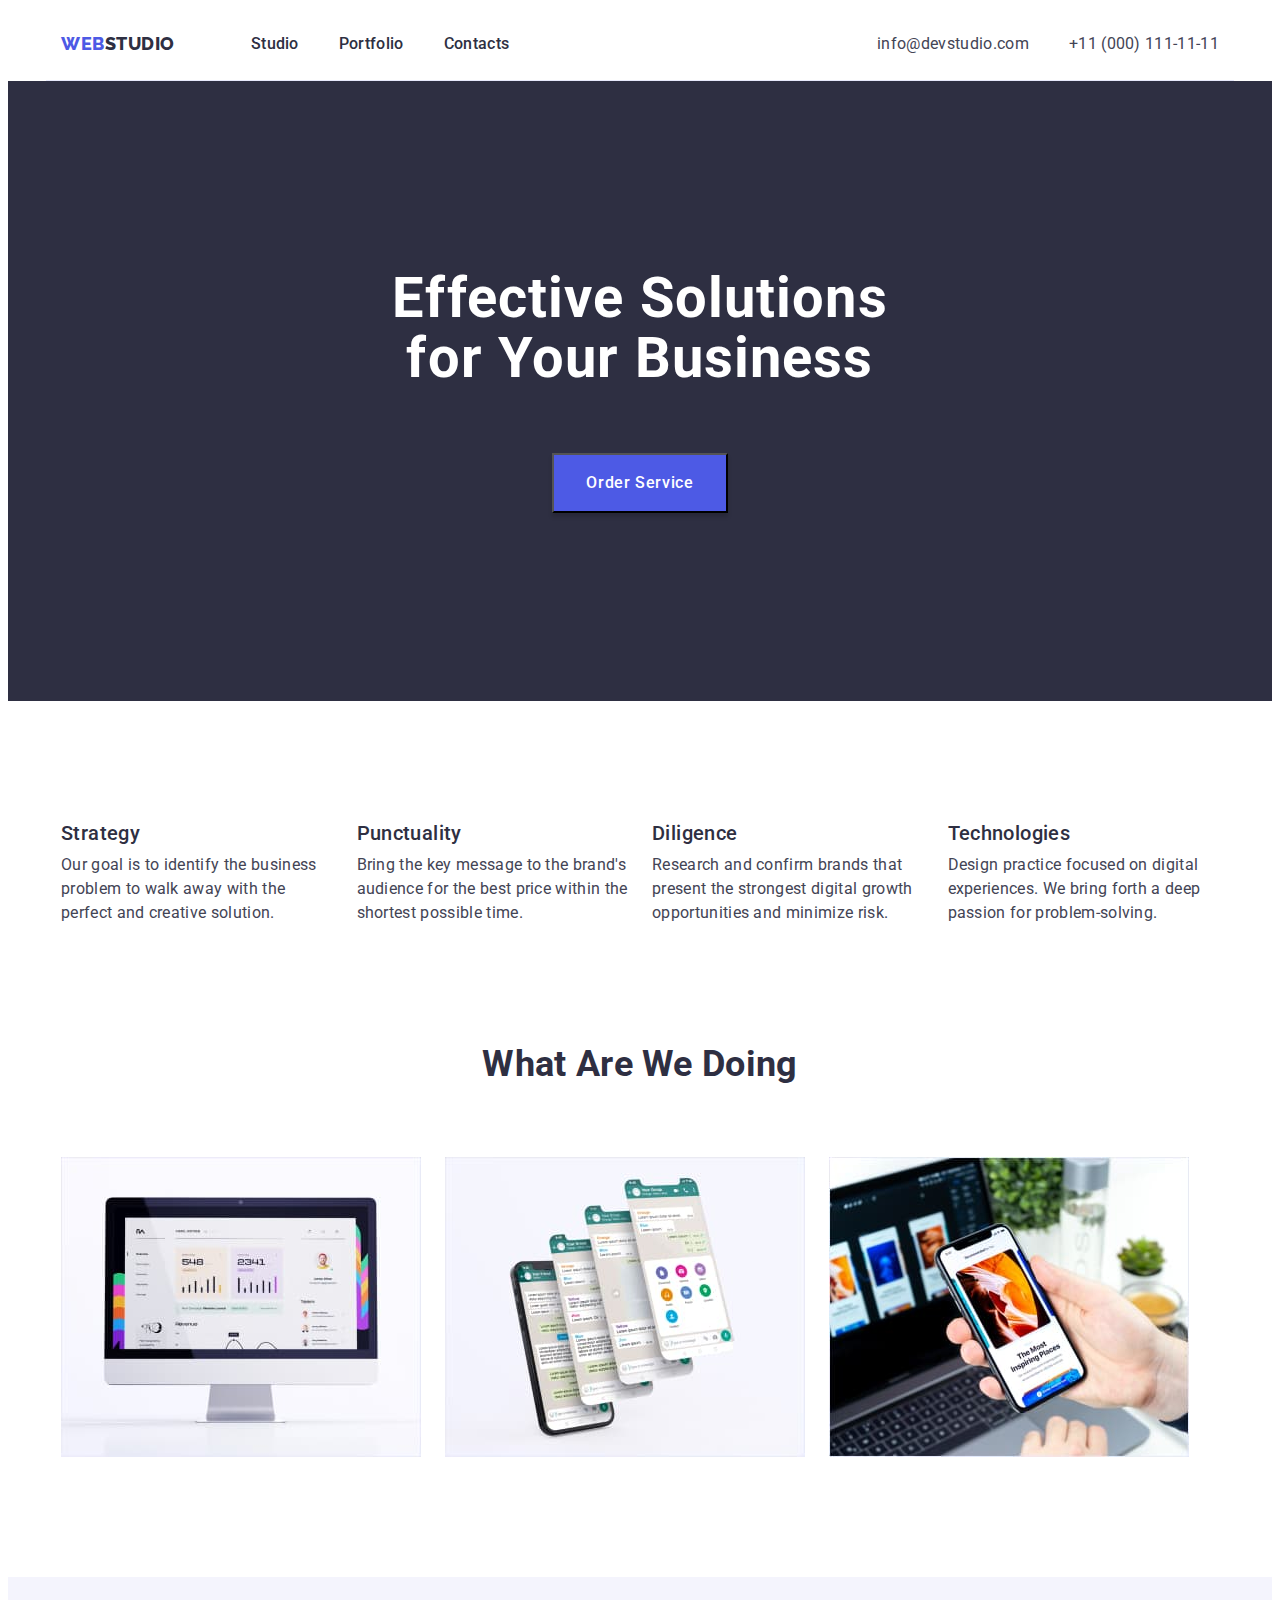
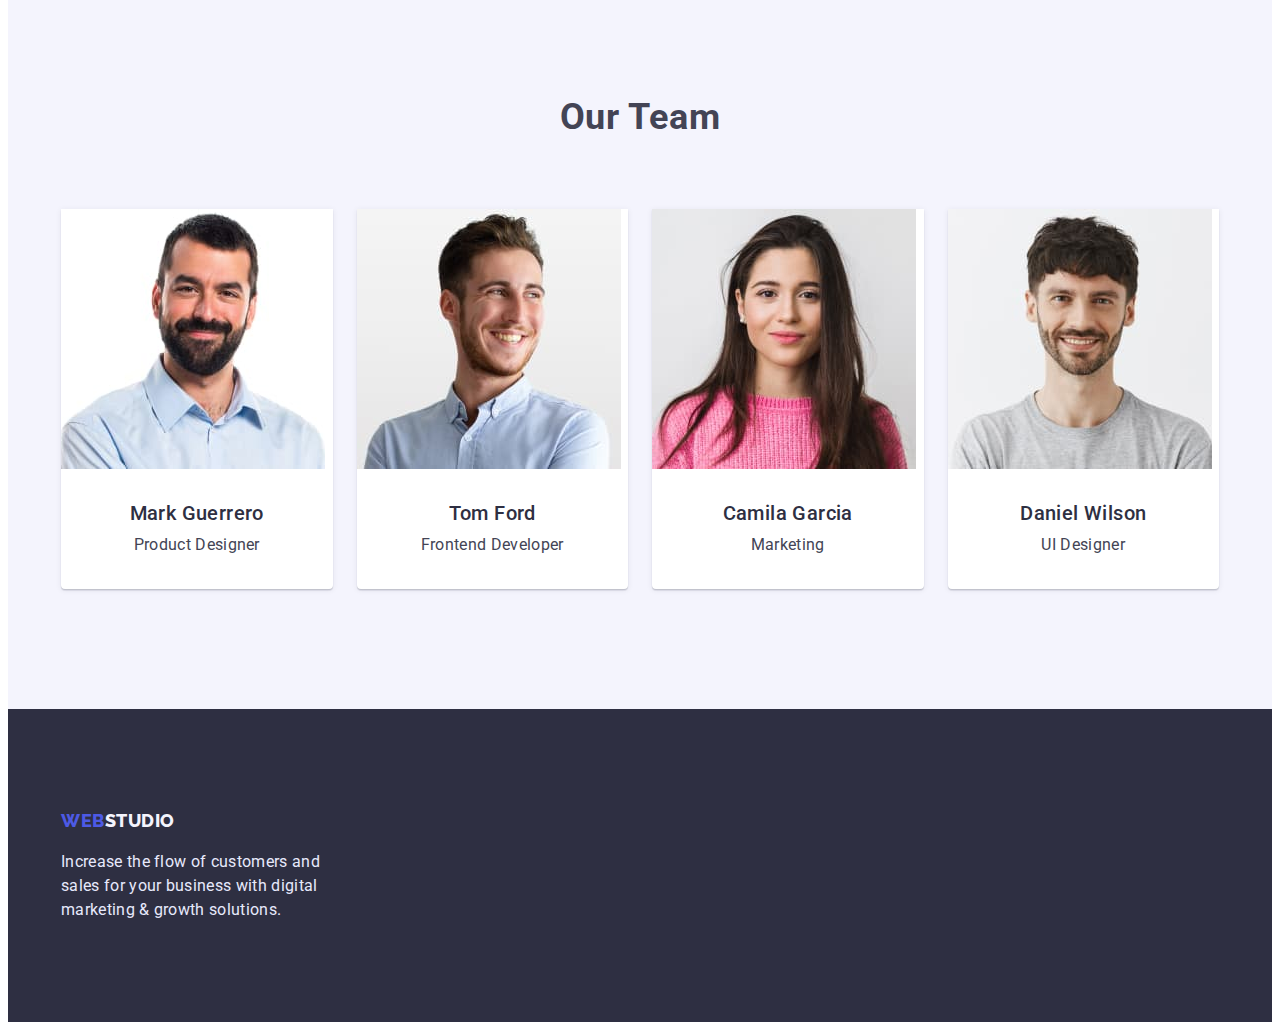
<file: index.html>
<!DOCTYPE html>
<html lang="en">
<head>
    <meta charset="UTF-8">
    <meta http-equiv="X-UA-Compatible" content="IE=edge">
    <meta name="viewport" content="width=device-width, initial-scale=1.0">
    <link
      rel="stylesheet"
      href="https://cdnjs.cloudflare.com/ajax/libs/modern-normalize/1.1.0/modern-normalize.min.css"
      integrity="sha512-wpPYUAdjBVSE4KJnH1VR1HeZfpl1ub8YT/NKx4PuQ5NmX2tKuGu6U/JRp5y+Y8XG2tV+wKQpNHVUX03MfMFn9Q=="
      crossorigin="anonymous"
      referrerpolicy="no-referrer"
    />
    <link rel="preconnect" href="https://fonts.googleapis.com">
<link rel="preconnect" href="https://fonts.gstatic.com" crossorigin>
<link href="https://fonts.googleapis.com/css2?family=Raleway:ital,wght@0,100;0,200;0,300;0,400;0,500;0,600;0,700;0,800;0,900;1,100;1,200;1,300;1,400;1,500;1,600;1,700;1,800;1,900&family=Roboto:ital,wght@0,100;0,300;0,400;0,500;0,700;0,900;1,100;1,300;1,400;1,500;1,700;1,900&display=swap" rel="stylesheet">
    <link rel="stylesheet" href="styles.css/stylescss.css" type="text/css">
        <title>WebStudio</title>
</head>
<body >  
        <header>
            <div class="container header-container">  
        <nav class="container-navigation">
            <a href="./index.html" class="logo"><span class="logo-web">Web</span><span class="logo-studio-one">Studio</span></a>
            <ul class="container-nav">
                <li><a href="index.html" class="nav-list">Studio</a></li>
                <li><a href="portfolio.html" class="nav-list">Portfolio</a></li>
                <li><a href="" class="nav-list">Contacts</a></li>
            </ul>
        </nav>
        <address class="adress-li">
            <ul class="adress-list">
                <li><a href="mailto:info@devstudio.com" class="contact-list">info@devstudio.com</a></li>
                <li><a href="tel:+110001111111" class="contact-list">+11 (000) 111-11-11</a></li>
            </ul>
        </address>
    </div>
    </header>
<main>
    <section class="hero">
        <div class="container">
                <h1 class="h-one">Effective Solutions
                    for Your Business</h1>
                <button type="head-button" class="button-text">Order Service</button>
                </div>
    </section>
        <section class="section">
            <div class="container">
            <h2 hidden  class="title-two"></h2>
            <ul class="container-section-two">
                <li class="container-feature"><h3 class="title-three">Strategy</h3> 
                <p class="section-two-text">Our goal is to identify the business
                    problem to walk away with the perfect and creative solution. </p></li>
                <li class="container-feature"><h3 class="title-three" >Punctuality</h3> 
                <p class="section-two-text">Bring the key message to the brand's audience for the best price within the shortest possible time.</p></li>
                <li class="container-feature"><h3 class="title-three">Diligence</h3> 
                <p class="section-two-text">Research and confirm brands that present the strongest digital growth opportunities and minimize risk.</p></li>
                <li class="container-feature"><h3 class="title-three">Technologies</h3> 
                <p class="section-two-text">Design practice focused on digital experiences. We bring forth a deep passion for problem-solving.</p></li>
                </ul>
            </div>
        </section>
        <section class="section tasks">
            <div class="container">
            <h2 class="section-three-title-two">What are we doing</h2>
            <ul class="whatwearedoing">
                <li><img class="section-three-img" src="./images/computerwithdiagrams.jpg" alt="Computerwithdiagrams" width="360" height="300"></li>
                <li><img class="section-three-img" src="./images/phonechats.jpg" alt="Phonewithalotofchats" width="360" height="300"></li>
                <li><img class="section-three-img" src="./images/computerandphone.jpg" alt="Phoneandcomputer" width="360" height="300"></li>
            </ul>
        </div>
        </section>
        <section class="section section-ourteam">
            <div class="container">
            <h2  class="section-four-title-two">Our Team</h2>   
            <ul class="ourteam">
                <li class="team">
                    <img class="mark-photo" src="./images/mark.jpg" alt="PhotoMarkGuerrero" width="264" height="260">
                <div class="section-four-container">
                        <h3 class="section-four-title-three">Mark Guerrero</h3>
                    <p >Product Designer</p>
                </div>
                </li>
                <li class="team">
                <img class="tom-photo" src="./images/tom.jpg" alt="PhotoTomFord" width="264" height="260">
                <div class="section-four-container">
                    <h3 class="section-four-title-three">Tom Ford</h3>
                    <p >Frontend Developer</p>
                </div>
                </li>
                <li class="team">
                <img class="camila-photo" src="./images/camila.jpg" alt="PhotoCamilaGarcia" width="264" height="260">
                <div class="section-four-container">
                    <h3 class="section-four-title-three">Camila Garcia</h3>
                    <p >Marketing</p>
                </div>
                </li>
                <li class="team">
                <img class="daniel-photo" src="./images/daniel.jpg" alt="PhotoDanielWilson" width="264" height="260">
                <div class="section-four-container">  
                <h3 class="section-four-title-three">Daniel Wilson</h3>
                    <p >UI Designer</p>
                </div>
                </li>
                
            </ul>
        </div>
        </section>
</main>
    <footer class="footer">
<div class="container">
        <div class="container-footer">
            <a href="./index.html" class="logo"><span class="logo-web">Web</span><span class="logo-studio-two">Studio</span></a>
            <p class="footer-text">Increase the flow of customers and sales for your business with digital marketing & growth solutions.</p>
        </div>
    </div>
    </footer>


</html>
</file>
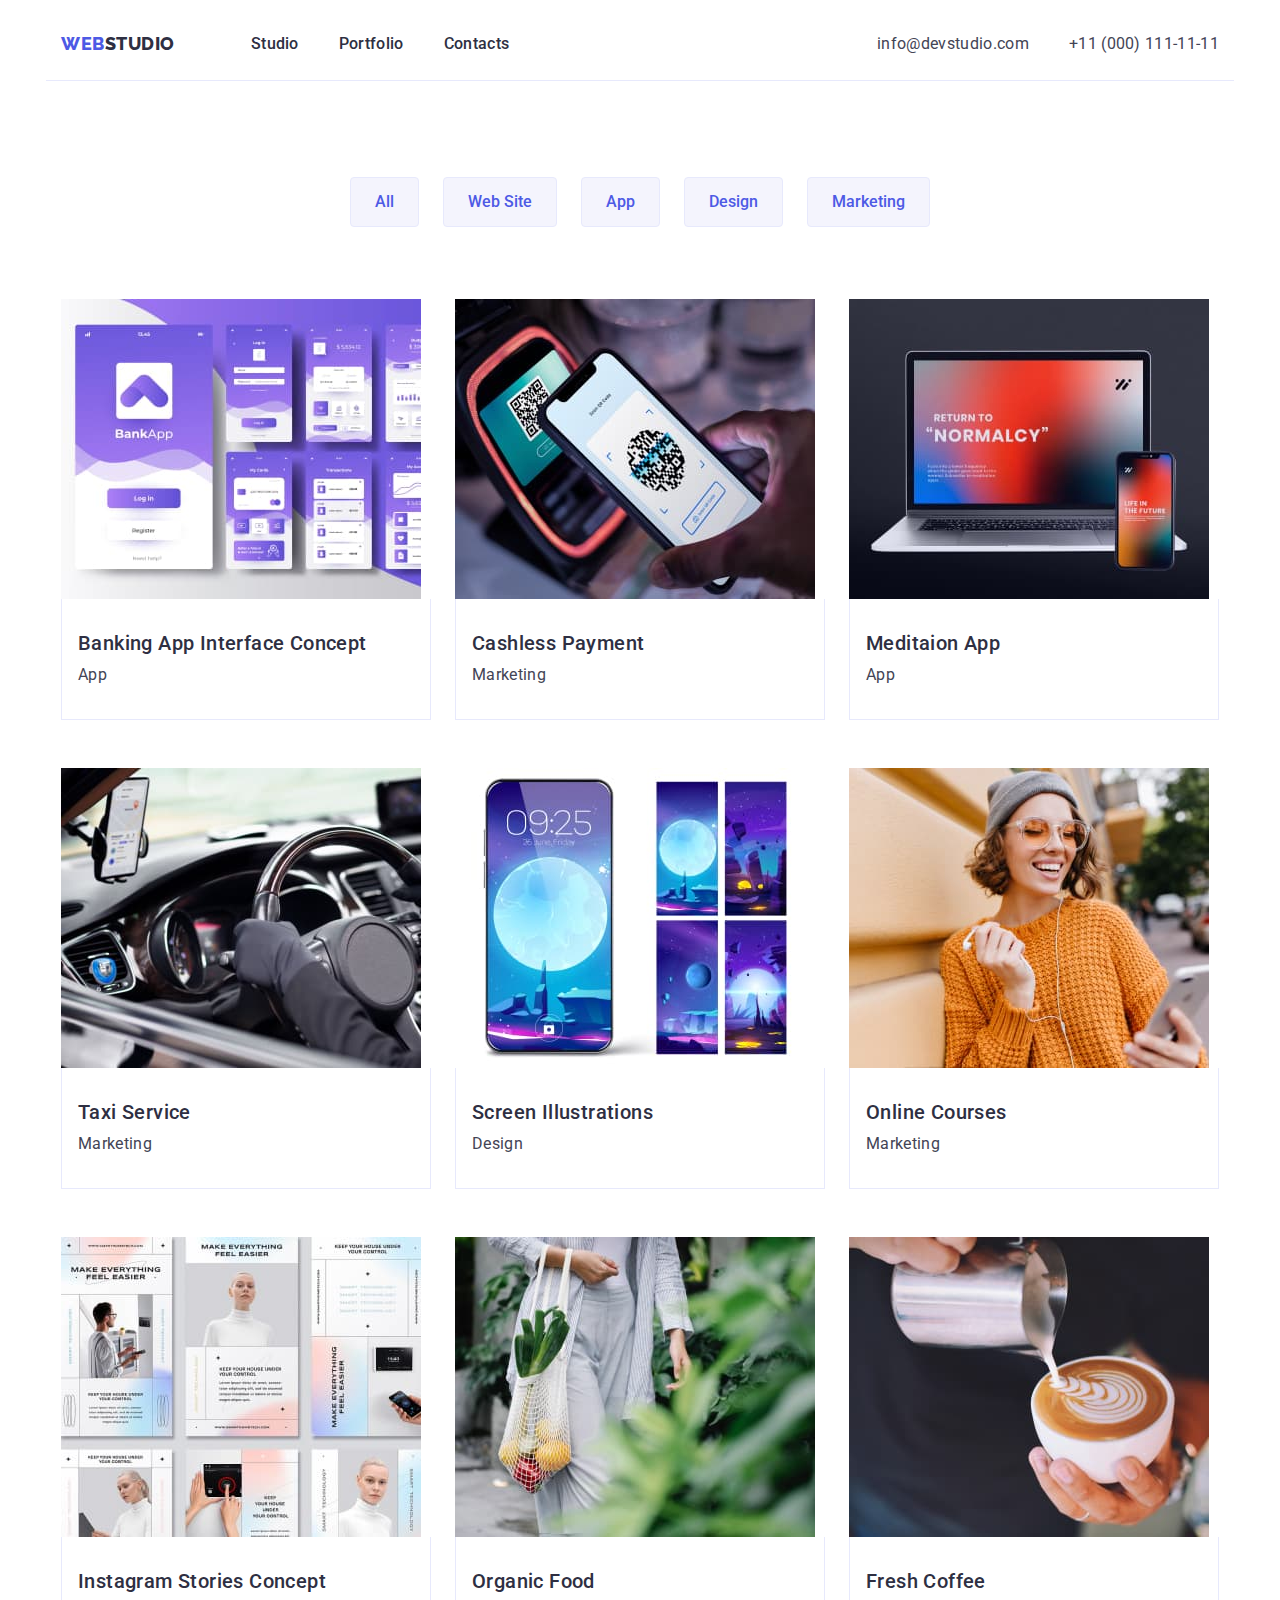
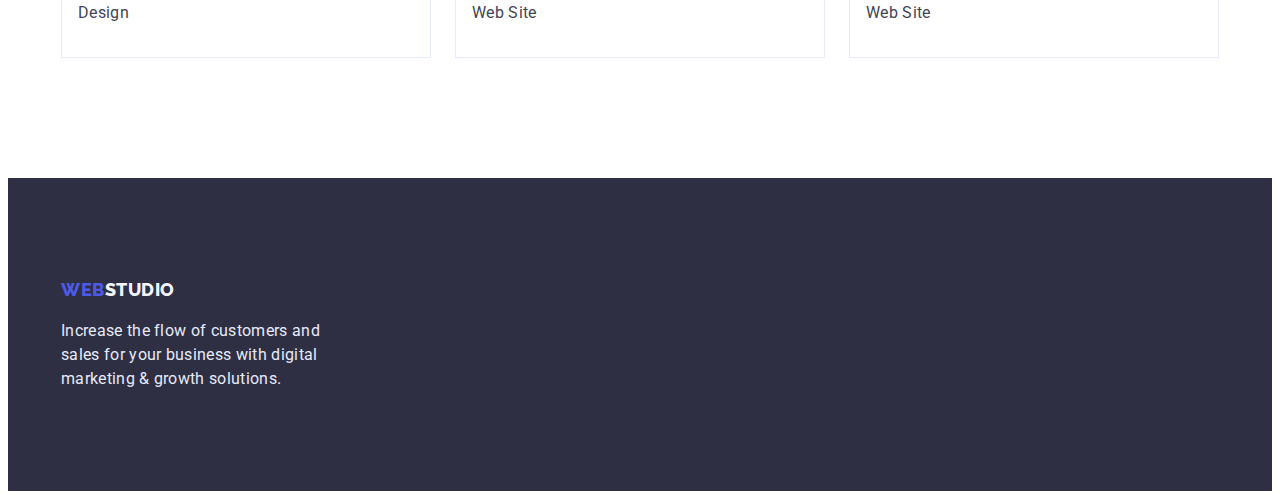
<file: portfolio.html>
<!DOCTYPE html>
<html lang="en">
    <head>
        <meta charset="UTF-8">
        <meta http-equiv="X-UA-Compatible" content="IE=edge">
        <meta name="viewport" content="width=device-width, initial-scale=1.0">
        <link
          rel="stylesheet"
          href="https://cdnjs.cloudflare.com/ajax/libs/modern-normalize/1.1.0/modern-normalize.min.css"
          integrity="sha512-wpPYUAdjBVSE4KJnH1VR1HeZfpl1ub8YT/NKx4PuQ5NmX2tKuGu6U/JRp5y+Y8XG2tV+wKQpNHVUX03MfMFn9Q=="
          crossorigin="anonymous"
          referrerpolicy="no-referrer"
        />
        <link rel="preconnect" href="https://fonts.googleapis.com">
    <link rel="preconnect" href="https://fonts.gstatic.com" crossorigin>
    <link href="https://fonts.googleapis.com/css2?family=Raleway:ital,wght@0,100;0,200;0,300;0,400;0,500;0,600;0,700;0,800;0,900;1,100;1,200;1,300;1,400;1,500;1,600;1,700;1,800;1,900&family=Roboto:ital,wght@0,100;0,300;0,400;0,500;0,700;0,900;1,100;1,300;1,400;1,500;1,700;1,900&display=swap" rel="stylesheet">
        <link rel="stylesheet" href="styles.css/stylescss.css" type="text/css">
            <title>WebStudio</title>
    </head>
    <body >  
            <header>
                <div class="container header-container">  
            <nav class="container-navigation">
                <a href="./index.html" class="logo"><span class="logo-web">Web</span><span class="logo-studio-one">Studio</span></a>
                <ul class="container-nav">
                    <li><a href="index.html" class="nav-list">Studio</a></li>
                    <li><a href="portfolio.html" class="nav-list">Portfolio</a></li>
                    <li><a href="" class="nav-list">Contacts</a></li>
                </ul>
            </nav>
            <address class="adress-li">
                <ul class="adress-list">
                <li><a href="mailto:info@devstudio.com" class="contact-list">info@devstudio.com</a></li>
                <li><a href="tel:+110001111111" class="contact-list">+11 (000) 111-11-11</a></li>
                </ul>
            </address>
        </div>
        </header>
    <main>
        <section class="section section-one">
            <div class="container">
                <h1 hidden></h1>
            <ul class="container-button">
                <li><button type="button" class="button">All</button></li>
                <li><button type="button" class="button">Web Site</button></li>
                <li><button type="button" class="button">App</button></li>
                <li><button type="button" class="button">Design</button></li>
                <li><button type="button" class="button">Marketing</button></li>
            </ul>
            <h2 hidden></h2>
            <ul class="examples">
                <li class="examples-card">
                    <img src="./images/bankingappinterfaceconcept.jpg" alt="bankingappinterfaceconcept" width="360" height="300">
                    <div class="card"><h3 class="title-three">Banking App Interface Concept</h3>
                        <p class="example-text">App</p></div>
                </li>
                <li class="examples-card">
                    <img src="./images/cashlesspayment.jpg" alt="cashlesspayment" width="360" height="300">
                    <div class="card"><h3 class="title-three">Cashless Payment</h3>
                        <p class="example-text">Marketing</p></div>
                </li>
                <li class="examples-card">
                    <img src="./images/meditaionapp.jpg" alt="meditaionapp" width="360" height="300">
                    <div class="card"><h3 class="title-three">Meditaion App</h3>
                        <p class="example-text">App</p></div>
                </li>
                    <li class="examples-card">
                        <img src="./images/taxiservice.jpg" alt="taxiservice" width="360" height="300">
                        <div class="card"><h3 class="title-three">Taxi Service</h3>
                            <p class="example-text">Marketing</p></div>
                    </li>
                    <li class="examples-card">
                        <img src="./images/screenillustrations.jpg" alt="screenillustrations" width="360" height="300">
                        <div class="card"><h3 class="title-three">Screen Illustrations</h3>
                            <p class="example-text">Design</p></div>
                    </li>
                    <li class="examples-card">
                        <img src="./images/onlinecourses.jpg" alt="onlinecourses" width="360" height="300">
                        <div class="card"><h3 class="title-three">Online Courses</h3>
                            <p class="example-text">Marketing</p></div>
                    </li>
                    <li class="examples-card">
                        <img src="./images/instagramstoriesconcept.jpg" alt="instagramstoriesconcept" width="360" height="300">
                        <div class="card"><h3 class="title-three">Instagram Stories Concept</h3>
                            <p class="example-text">Design</p></div>
                    </li>
                    <li class="examples-card">
                        <img src="./images/organicfood.jpg" alt="organicfood" width="360" height="300">
                        <div class="card"><h3 class="title-three">Organic Food</h3>
                            <p class="example-text">Web Site</p></div>
                    </li>
                    <li class="examples-card">
                        <img  src="./images/freshcoffee.jpg" alt="freshcoffee" width="360" height="300">
                        <div class="card"><h3 class="title-three">Fresh Coffee</h3>
                            <p class="example-text">Web Site</p></div>
                    </li>
            </ul>
        </section>
            </div>
            
    </main>
</body>

<footer class="footer">
    <div class="container">
            <div class="container-footer">
                <a href="./index.html" class="logo"><span class="logo-web">Web</span><span class="logo-studio-two">Studio</span></a>
                <p class="footer-text">Increase the flow of customers and sales for your business with digital marketing & growth solutions.</p>
            </div>
        </div>
</footer>

</html>
</file>
<file: styles.css/stylescss.css>
body{
    font-family: 'Roboto', sans-serif ;
    font-size: 16px;
    line-height: 1.5;
    background-color: #FFFFFF;
    color: #434455;;
    text-decoration: none;
    letter-spacing: 0.02em;
}
ul{
    list-style: none;
    padding: 0;
    margin: 0;
}
:root{
    --brand-color: #434455;
    --background-brand: #FFFFFF; 
    --logo-color-web :#4D5AE5; 
    --logo-color-studio-two: #F4F4FD;
    --logo-color-studio-one: #2E2F42;
    --footer-color: #E7E9FC;
    --nav-list-header-color: #2E2F42;
    --bcd-button: #e7e9fc;
}
p,
h1,
h2,
h3,
h4,
h5,
h6{
   margin-top: 0;
   margin-bottom: 0;
}
img{
    max-width: 100%;
    height: auto;
    display: block;
}
.container{
    width: 1158px;
    padding: 0 15px;
    margin: 0 auto;
    max-width: 100%;
}
.section{
    padding-top: 120px;
    padding-bottom: 120px;
   }
.header-container{
    display: flex;
    align-items: center;
    border-bottom: 1px solid #E7E9FC;
}
.logo{
    font-family: 'Raleway', sans-serif ;
    font-weight: 800;
    font-size: 18px;
    line-height: 1.33;
    text-transform: uppercase;
    letter-spacing: 0.03em;
    text-decoration: none;
    margin-right: 76px;
}
.logo-web{
    color: #4D5AE5;
    }
.logo-studio-two{
    color: #F4F4FD;
}
.logo-studio-one{
    color: #2E2F42;}
.nav-list{
    font-weight: 500;
    font-size: 16px;
    color: #2E2F42;
    letter-spacing: 0.02em;
    line-height: 1.5;  
    text-decoration: none;
    list-style: none;
    padding: 24px 0;
    display: block;
    gap: 40px;
}
.container-nav{
    padding: 0px;
    gap: 40px;
    display: flex;
}
.nav-list:focus,
.nav-list:hover{
    color: #404BBF;
}

.contact-list{
    font-size: 16px;
    color: #434455;
    text-decoration: none;
    letter-spacing: 0.02em;
    line-height: 1.5;
    list-style: none;
    display: flex;
}
.container-navigation{
    display: flex;
    align-items: center;
}
.adress-li{
    margin-left: auto;
}
.adress-list{
    display: flex;
    padding: 0px;
    gap: 40px;
    font-style: normal;

}
.contact-list:focus,
.contact-list:hover{
    color: #404BBF;
}
.hero{
    background: #2E2F42;
    text-align: center;
    padding: 188px 0;
}
.h-one{
    letter-spacing: 0.02em;
    font-size: 56px;
    line-height: 1.07;
    color: #FFFFFF;
    line-height: 1.07;
    text-align: center;
    width: 496px;
    display: block;
    margin: 0 auto;
    margin-bottom: 64px;

}
.button-text{
    font-family: 'Roboto', sans-serif ;
    color: #FFFFFF;
    background-color: #4D5AE5;
    cursor: pointer;
    font-weight: 500;
    letter-spacing: 0.04em;
    line-height: 1.5;
    font-size: 16px;
    padding: 16px 32px;
    box-shadow: 0px 4px 4px rgba(0, 0, 0, 0.15);
    margin: 0 auto;
    display: block;
}

.button-text:hover,
.button-text:focus{
    background-color: #404BBF;;
}

.container-section-two{
    color: #434455;
    display: flex;
    gap: 24px;
}
.tasks{
    padding-top: 0px;
}
.container-feature{
    flex-basis: calc((100% - 3 * 24px) / 4);
    
}
.title-three{
    font-weight: 500;
    font-size: 20px;
    line-height: 1.2;
    color: #2E2F42;
    letter-spacing: 0.02em;
    margin-bottom: 8px;
}
.section-two-text{
    color: #434455;
    gap:  24px;

}
.section-three-title-two{
    font-size: 36px;
    line-height: 1.11;
    color: #2E2F42;
    text-align: center;
    text-transform: capitalize;
    margin-bottom: 72px;
}
.whatwearedoing{
    display: flex;
    gap: 24px;

}

.section-ourteam{
    background-color: #F4F4FD;
}
.ourteam{
    display: flex;
    gap: 24px;
}
.team{
    background: #FFFFFF;
    box-shadow: 0px 1px 6px rgba(46, 47, 66, 0.08), 0px 1px 1px rgba(46, 47, 66, 0.16), 0px 2px 1px rgba(46, 47, 66, 0.08);
    border-radius: 0px 0px 4px 4px;
    flex-basis: calc((100% - 3 * 24px) / 4);
}

.tom-photo,
.mark-photo,
.camila-photo,
.daniel-photo{

    padding-top: 0px;
}
.section-four-title-two{
    height: 40px;
   font-weight: 700;
    font-size: 36px;
    line-height: 40px;
    text-align: center;
    letter-spacing: 0.02em;
    text-transform: capitalize;
    margin-bottom: 72px;
    
}
.section-four-title-three{
    font-weight: 500;
    font-size: 20px;
    color: #2E2F42;
    letter-spacing: 0.02em;
    line-height: 1.2;
    margin-bottom: 8px;
}

.section-four-container{
    text-align: center;
    padding: 32px 0;

}

.footer{
    background-color: #2E2F42;
    color: #E7E9FC;
    letter-spacing: 0.02em;
    line-height: 1.5;
    padding: 100px 0;
}
.container-footer{
    width: 264px;
}

.footer-text{
    margin-top: 16px;

}
.section-one{
    padding-top: 96px;
}
.button{
    background: #F4F4FD;
    font-family: 'Roboto', sans-serif ;
    font-weight: 500;
    color: #4D5AE5;
    line-height: 1.5;
    font-size: 16px;
    background: #F4F4FD;
    border: 1px solid #E7E9FC;
    border-radius: 4px;
    cursor: pointer;
    padding: 12px 24px;    
   
}
.button:hover,
.button:focus{
    background: #404BBF;
    cursor: pointer;
    font-weight: 500;
    color: #FFFFFF;
}
.container-button{
    display: flex;
    gap: 24px;
    justify-content: center;
    margin-top: 0px;
    margin-bottom: 72px;
}
.examples{
    display: flex;
    margin-top: 72px;
    flex-wrap: wrap;
    gap: 48px 24px;
    
}
.title-three{
    font-weight: 500;
    font-size: 20px;
    color: #2E2F42;
    letter-spacing: 0.02em;
    line-height: 1.2;

}
.example-text{
    color: #434455;
    line-height: 1.5;
    letter-spacing: 0.02em;

}    
.examples-card{
 
    flex-basis: calc((100% - 2 * 24px) / 3);
}
.card{
    border: 1px solid #E7E9FC;
    border-top: none;
    padding-left: 16px;
    padding-top: 32px;
    padding-bottom: 32px;
}
</file>
